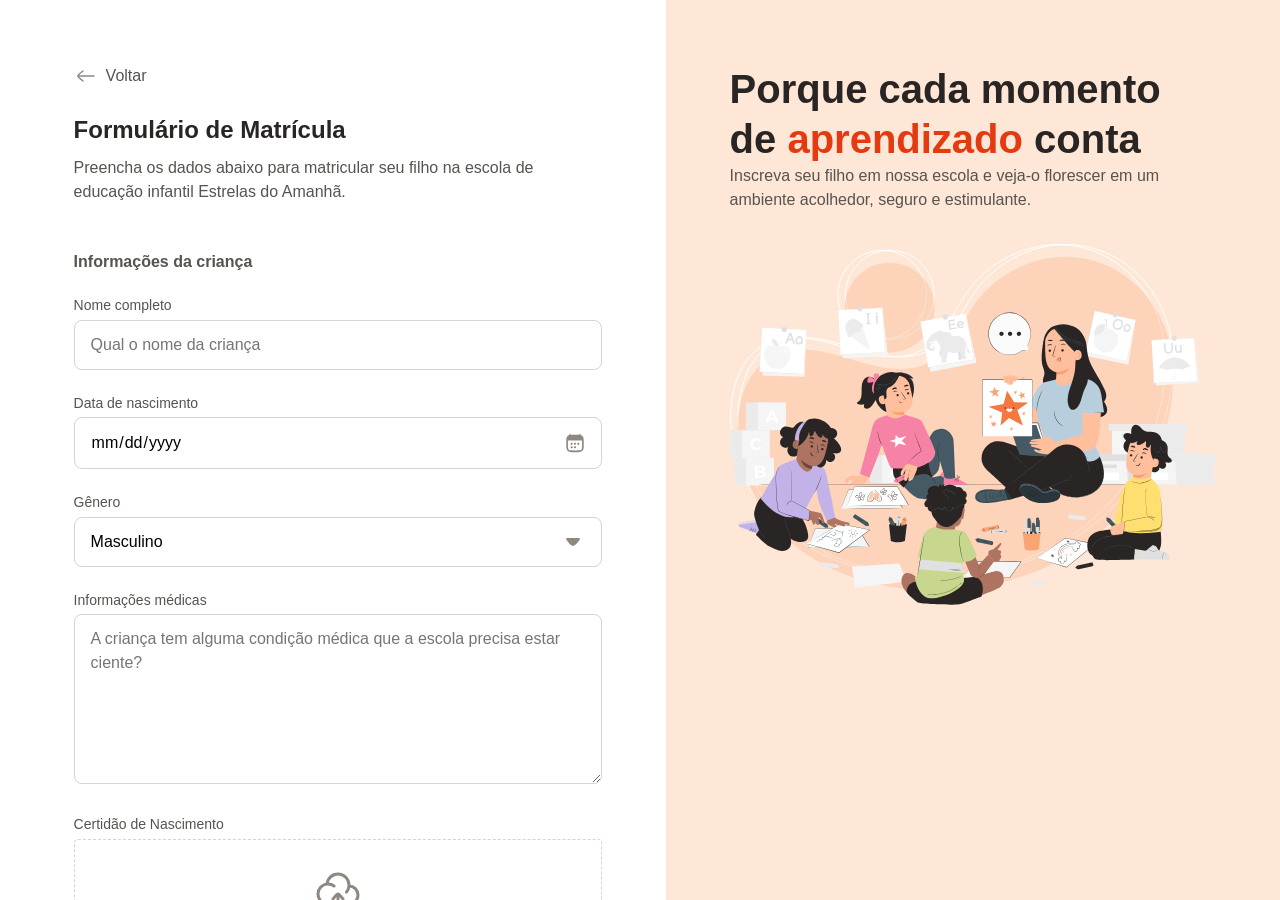
<file: index.html>
<!DOCTYPE html>
<html lang="pt-br">

<head>
    <link rel="preconnect" href="https://fonts.googleapis.com">
    <link rel="preconnect" href="https://fonts.gstatic.com" crossorigin>

    <meta charset="UTF-8">
    <meta name="viewport" content="width=device-width, initial-scale=1.0">
    <title>Estrelas do Amanhã</title>

    <link rel="stylesheet" href="styles/index.css">

    <link href="https://fonts.googleapis.com/css2?family=P
    oppins:ital,wght@0,100;0,200;0,300;0,400;0,500;0
    ,600;0,700;0,800;0,900;1,100;1,200;1,300;1,400;1
    ,500;1,600;1,700;1,800;1,900&display=swap" rel="stylesheet">

</head>

<body>
    <div id="app">
        <main>
            <div class="main-container">
                <div class="back">
                    <img src="assets/icons/arrow-left-02.svg" alt="Seta para voltar">
                    <span>Voltar</span>
                </div>

                <h1>Formulário de Matrícula</h1>
                <p>Preencha os dados abaixo para matricular
                    seu filho na escola de educação infantil
                    Estrelas do Amanhã.</p>

                <form action="" method="post" enctype="multipart/form-data">
                    <fieldset class="child-info">
                        <legend>Informações da criança</legend>

                        <div id="input-wrapper">
                            <label for="fullname">Nome completo</label>
                            <input id="fullname" type="text" placeholder="Qual o nome da criança" name="fullname">
                        </div>

                        <div id="input-wrapper">
                            <label for="age">Data de nascimento</label>
                            <input id="age" type="date" name="age">
                        </div>

                        <div id="select-wrapper">
                            <label for="gender">Gênero</label>
                            <select name="gender" id="gender">
                                <option value="male">Masculino</option>
                                <option value="female">Feminino</option>
                                <option value="na">Prefiro não informar</option>
                            </select>
                        </div>

                        <div class="textarea-wrapper">
                            <label for="medical-info">Informações médicas</label>
                            <textarea name="medical-info" id="medical-info" cols="30" rows="6"
                                placeholder="A criança tem alguma condição médica que a escola precisa estar ciente?"></textarea>

                        </div>

                        <div class="droparea-wrapper">

                            <label for="birth-file">Certidão de Nascimento</label>

                            <div class="dropzone">
                             <input type="file" id="birth-file" name="birth-file">
                            <img src="assets/icons/cloud-upload.svg" alt="" class="icon-normal">
                            <img src="assets/icons/cloud-hover.svg" alt="" class="icon-hover">
                            <p>Clique para selecionar o arquivo</p>
                            </div>
                            
                        </div>
                    </fieldset>

                    <fieldset class="address">
                        <legend>Endereço residencial</legend>

                        <div class="input-wrapper">
                            <label for="cep">CEP</label>
                            <input id="cep" type="text"  name="cep">
                        </div>

                         <div class="flex">
                        <div class="input-wrapper flex-2">
                            <label for="street">Rua</label>
                            <input id="street" type="text"  name="street" value="Rua das Flores" disabled>
                        </div>

                        <div class="input-wrapper flex-1">
                            <label for="number">Número</label>
                            <input id="number" type="number"  name="number">
                        </div>
                        </div>

                        <div class="flex">
                        <div class="input-wrapper flex-2">
                            <label for="city">Cidade</label>
                            <input id="city" type="text"  name="city" value="São Paulo" disabled>
                        </div>

                        <div class="input-wrapper flex-1">
                            <label for="state">Estado</label>
                            <input id="state" type="text" name="state" value="SP" disabled>
                        </div>
                        </div>
                        
                    </fieldset>

                    <fieldset class="gardian">
                        <legend>Dados do Responsável</legend>

                        <div class="input-wrapper">
                            <label for="gardian">Nome do Responsável</label>
                            <input type="text" id="gardian" name="gardian">
                            <small>Pincipal responsável legal e contato de emergência</small></div>

                            <div class="input-wrapper">
                            <label for="phone">Telefone </label>
                            <input type="tel" id="phone" name="phone" placeholder="(99) 9 9999-9999">
                           </div>

                            <div class="input-wrapper">
                            <label for="mail">E-mail </label>
                            <input type="email" id="mail" name="mail" placeholder="exemplo@dominio.com" required>
                            <div class="error">
                                <img src="assets/icons/alert-circle.svg" alt="icone de alerta">
                                <span>Insira um e-mail Válido</span>
                            </div>
                           </div>
                    </fieldset>

                    <fieldset class="enroll-options">
                        <legend>Opções de Matrícula</legend>

                        <div class="input-wrapper">
                        <label >Selecione o turno de estudo</label>

                        <div class="radio-wrapper">

                            <div class="radio-inner">
                                <div class="radio-image"> </div>
                                <input type="radio" name="study-shirt" 
                                value="morning" id="morning">
                                <img src="assets/icons/sun-cloud-02.svg" alt="icone de sol com nuvem">

                            <label for="morning">
                                Manhã</label>      
                            </div>

                             <div class="radio-inner">
                                <div class="radio-image"> </div>
                                <input type="radio" name="study-shirt" 
                                value="evening" id="evening">
                                <img src="assets/icons/sun-02.svg" alt="icone de sol com nuvem">
                               
                                <label for="evening">
                                Tarde
                            </label>      

                            </div>
                        </div>

                    </div>

                    <div class="input-wrapper">
                        <label for="">Em qual esporte você gostaria de
                        inscrever seu filho?</label>

                        <div class="radio-wrapper">
                            <div class="radio-inner">
                                <div class="radio-image"></div>
                                <input type="radio" name="sport"
                                 id="football">
                                 <img src="assets/icons/football.svg" 
                                 alt=" icone de bola de futebol">
                                 <label for="football">Futebol</label>
                            </div>
                            
                            <div class="radio-inner">
                               <div class="radio-image"></div>
                               <input type="radio" name="sport"
                                id="basketball">
                                <img src="assets/icons/basketball-02.svg" 
                                alt=" icone de bola de basquete">
                                <label for="basketball">Basquete</label>
                       </div>

                            <div class="radio-inner">
                                <div class="radio-image"></div>
                                <input type="radio" name="sport"
                                 id="swimming">
                                 <img src="assets/icons/swimming.svg" 
                                 alt=" icone de bola de futebol">
                                 <label for="swimming">Natação</label>
                                
                            </div>


                        <div class="radio-inner">
                                <div class="radio-image"></div>
                                <input type="radio" name="sport"
                                 id="yoga">
                                 <img src="assets/icons/yoga-02.svg" 
                                 alt=" icone de bola de futebol">
                                 <label for="yoga">Yoga</label>
                                
                            </div>

                             <div class="radio-inner">
                                <div class="radio-image"></div>
                                <input type="radio" name="sport"
                                 id="volleyball">
                                 <img src="assets/icons/volleyball.svg" 
                                 alt=" icone de bola de vôlei">
                                 <label for="volleyball">Vôlei</label>
                    </div>

                     <div class="radio-inner">
                                <div class="radio-image"></div>
                                <input type="radio" name="sport"
                                 id="boxing">
                                 <img src="assets/icons/boxing-glove-01.svg" 
                                 alt=" icone de bola de vôlei">
                                 <label for="boxing">Boxe</label>
                    </div>
                    </fieldset>

                    <div class="terms-wrapper input-wapper checkbox-wrapper">
                        <div class="checkbox-image"></div>
                        <input type="checkbox" id="terms" name="terms">
                       
                    <label for="terms">Declaro que li e concordo com os <strong>Termos e 
                        Condições</strong> e com a <strong>Política de Privacidade</strong>
                    da escola Estrela do Amanhã</label>
                    </div>

                    <div class="action-wrapper">
                        <button class="btn-secondary" type="button">
                            Salvar respostas</button>

                            <button class="btn-primary" type="submit">
                                Fazer matrícula</button>
                    </div>
                </form>
            </div>
        </main>

        <aside>
            <div class="aside-container">
                <header alt="Logo estrelas do amanhã">
                    <h2>Porque cada momento de
                        <span>aprendizado</span>
                        conta
                    </h2>
                    <p>Inscreva seu filho em nossa escola e
                        veja-o florescer em um ambiente acolhedor,
                        seguro e estimulante.</p>
                </header>

                <img src="assets/Illustration.svg" 
                alt="ilustração de crianças prestando atenção
             em uma professora">
            </div>
        </aside>
    </div>
</body>

</html>
<img src="assets/logo.svg"
</file>
<file: styles/index.css>
@import url(global.css);
@import url(layout.css);
@import url(forms.css);
</file>
<file: Formulario de Matricula/styles/index.css>
@import url(global.css);
@import url(layout.css);
@import url(forms.css);
</file>
